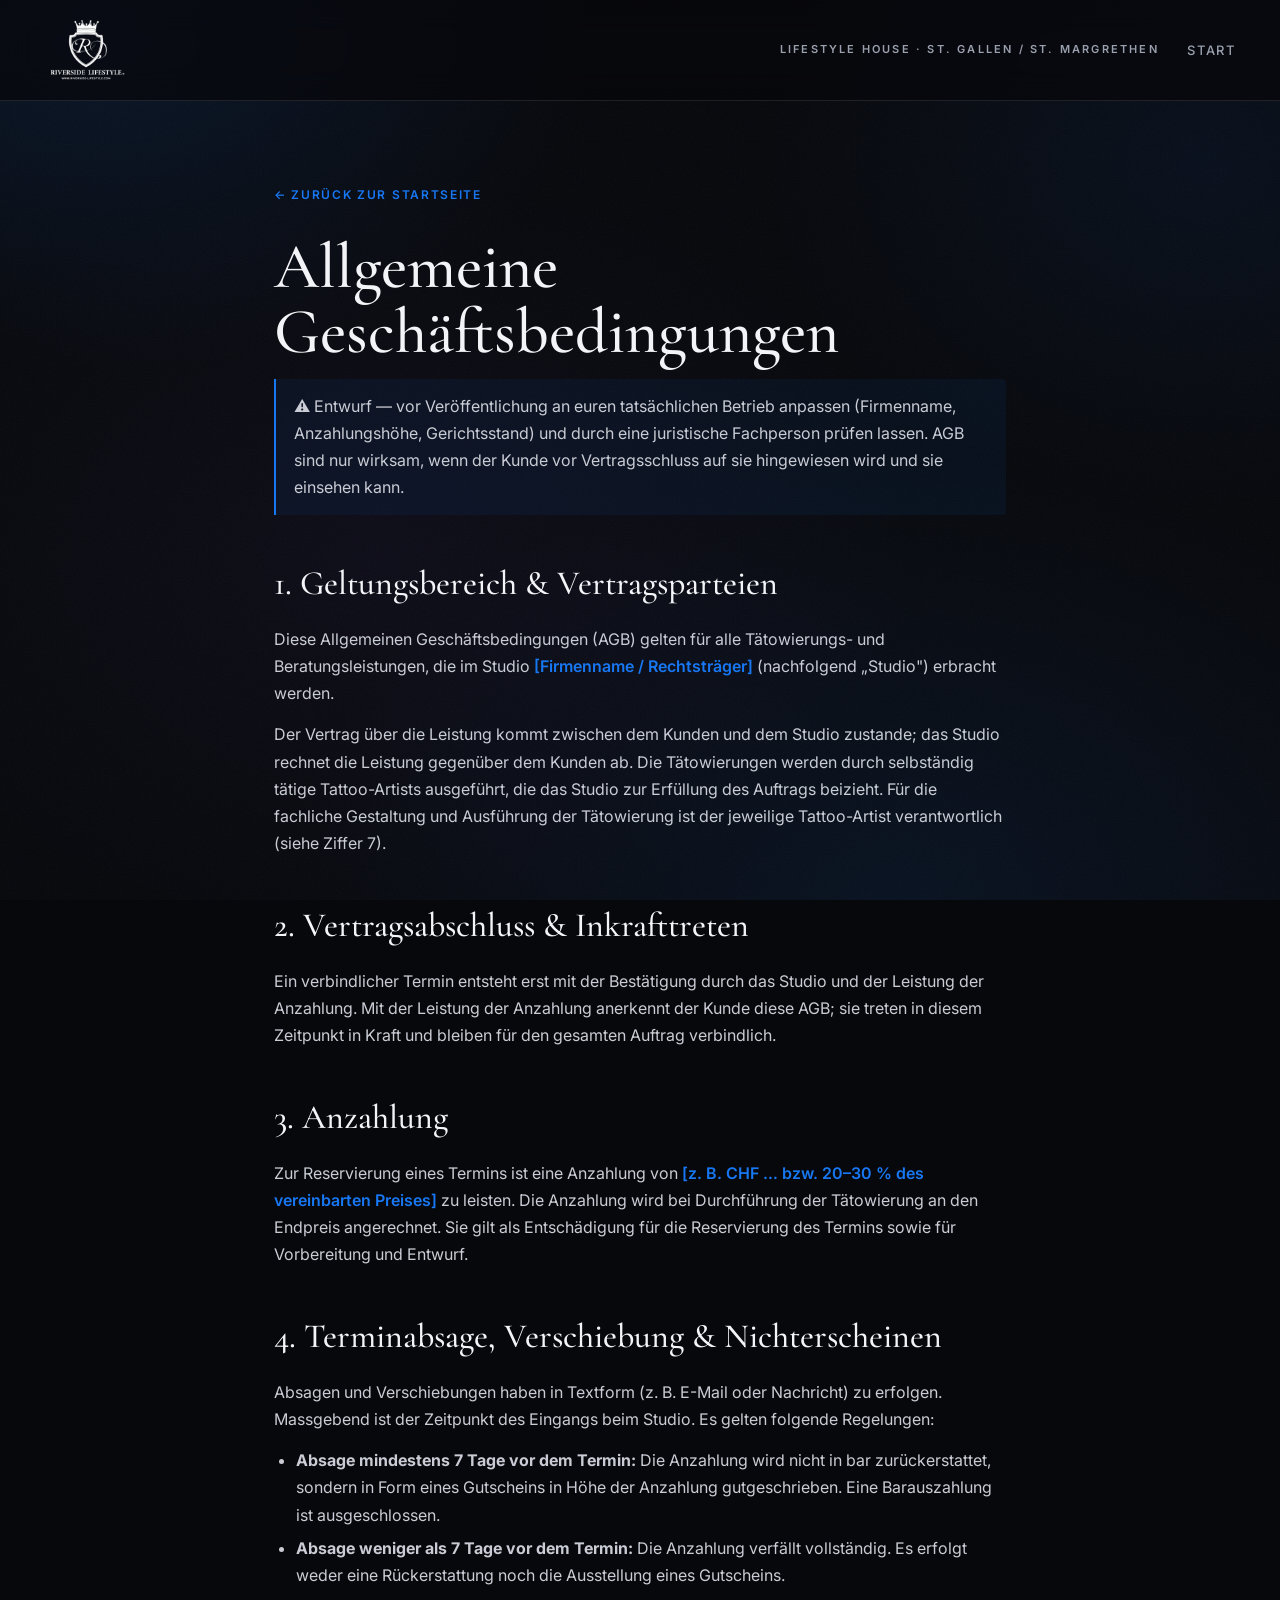
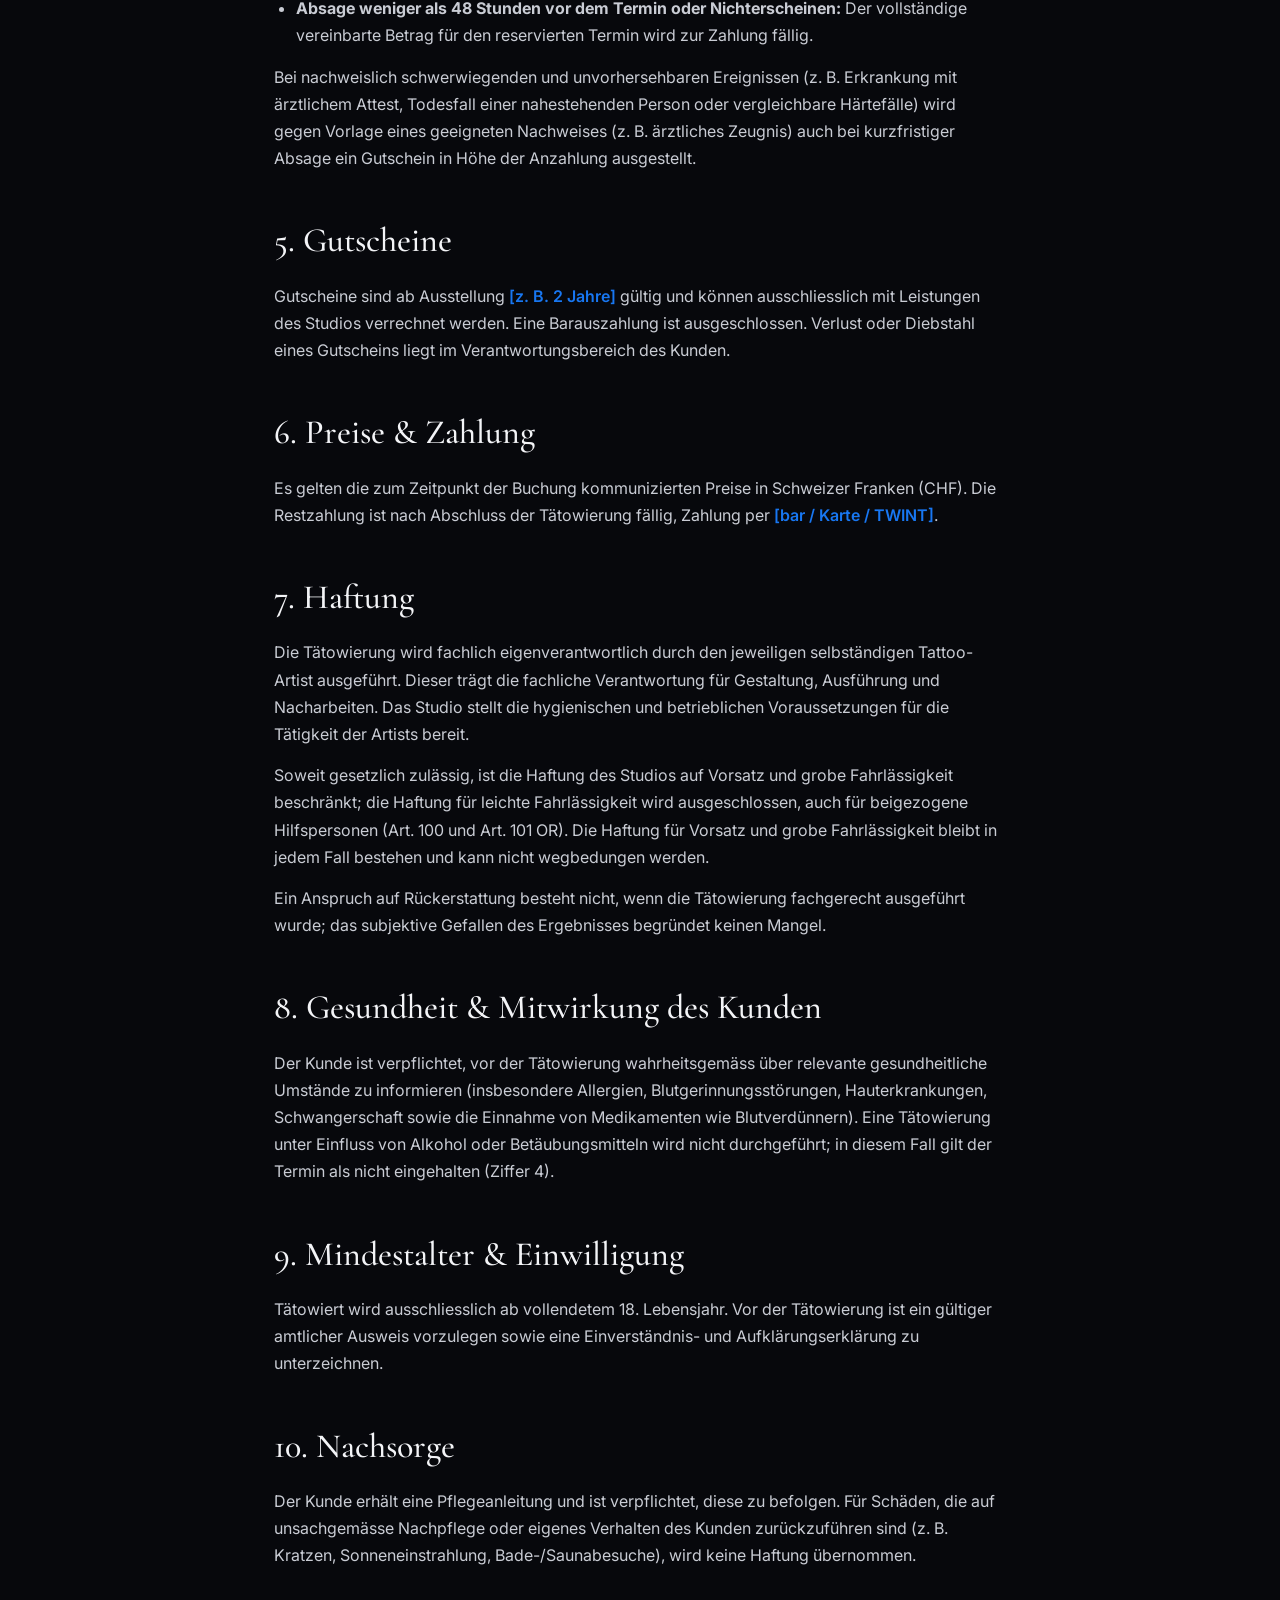
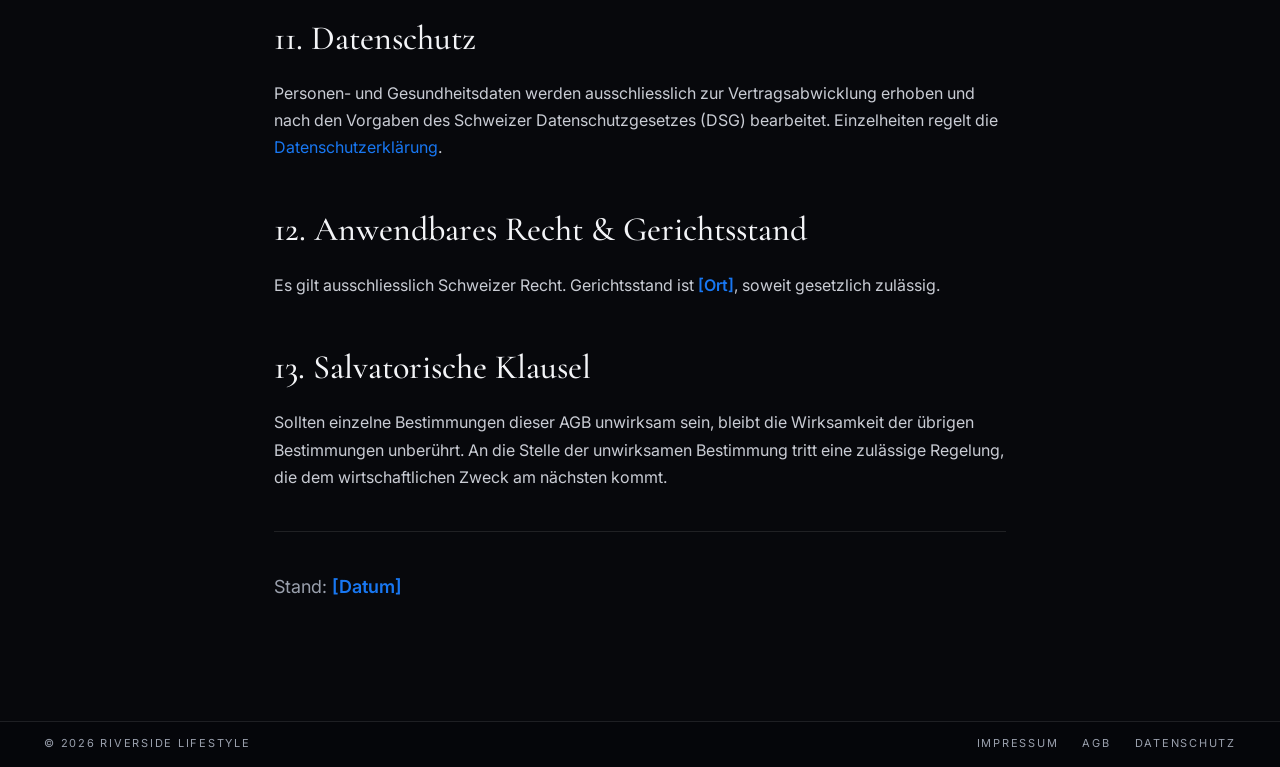
<file: agb.html>
<!DOCTYPE html>
<html lang="de-CH">
<head>
<meta charset="UTF-8">
<meta name="viewport" content="width=device-width, initial-scale=1.0">
<title>AGB — Riverside Ink</title>
<meta name="robots" content="index,follow">
<link rel="icon" href="assets/brand/favicon.png" type="image/png">
<link rel="preconnect" href="https://fonts.googleapis.com">
<link rel="preconnect" href="https://fonts.gstatic.com" crossorigin>
<link href="https://fonts.googleapis.com/css2?family=Cormorant+Garamond:ital,wght@0,400;0,500;0,600;1,500&family=Inter:wght@400;500;600&display=swap" rel="stylesheet">
<link rel="stylesheet" href="css/styles.css">
</head>
<body>

<nav class="nav">
  <div class="nav-in">
    <a class="brandmark" href="index.html"><img class="brandmark__logo" src="assets/brand/logo.png" alt="Riverside Lifestyle"></a>
    <span class="nav-meta">Lifestyle House · St. Gallen / St. Margrethen</span>
    <div class="nav-links">
      <a href="index.html">Start</a>
    </div>
  </div>
</nav>

<main class="legal-page">
  <div class="legal-wrap">
    <a class="legal-back" href="index.html">← Zurück zur Startseite</a>
    <h1>Allgemeine Geschäftsbedingungen</h1>
    <p class="legal-note">⚠ Entwurf — vor Veröffentlichung an euren tatsächlichen Betrieb anpassen (Firmenname, Anzahlungshöhe, Gerichtsstand) und durch eine juristische Fachperson prüfen lassen. AGB sind nur wirksam, wenn der Kunde vor Vertragsschluss auf sie hingewiesen wird und sie einsehen kann.</p>

    <h2>1. Geltungsbereich &amp; Vertragsparteien</h2>
    <p>Diese Allgemeinen Geschäftsbedingungen (AGB) gelten für alle Tätowierungs- und Beratungsleistungen, die im Studio <span class="todo">[Firmenname / Rechtsträger]</span> (nachfolgend „Studio") erbracht werden.</p>
    <p>Der Vertrag über die Leistung kommt zwischen dem Kunden und dem Studio zustande; das Studio rechnet die Leistung gegenüber dem Kunden ab. Die Tätowierungen werden durch selbständig tätige Tattoo-Artists ausgeführt, die das Studio zur Erfüllung des Auftrags beizieht. Für die fachliche Gestaltung und Ausführung der Tätowierung ist der jeweilige Tattoo-Artist verantwortlich (siehe Ziffer 7).</p>

    <h2>2. Vertragsabschluss &amp; Inkrafttreten</h2>
    <p>Ein verbindlicher Termin entsteht erst mit der Bestätigung durch das Studio und der Leistung der Anzahlung. Mit der Leistung der Anzahlung anerkennt der Kunde diese AGB; sie treten in diesem Zeitpunkt in Kraft und bleiben für den gesamten Auftrag verbindlich.</p>

    <h2>3. Anzahlung</h2>
    <p>Zur Reservierung eines Termins ist eine Anzahlung von <span class="todo">[z. B. CHF … bzw. 20–30 % des vereinbarten Preises]</span> zu leisten. Die Anzahlung wird bei Durchführung der Tätowierung an den Endpreis angerechnet. Sie gilt als Entschädigung für die Reservierung des Termins sowie für Vorbereitung und Entwurf.</p>

    <h2>4. Terminabsage, Verschiebung &amp; Nichterscheinen</h2>
    <p>Absagen und Verschiebungen haben in Textform (z. B. E-Mail oder Nachricht) zu erfolgen. Massgebend ist der Zeitpunkt des Eingangs beim Studio. Es gelten folgende Regelungen:</p>
    <ul>
      <li><strong>Absage mindestens 7 Tage vor dem Termin:</strong> Die Anzahlung wird nicht in bar zurückerstattet, sondern in Form eines Gutscheins in Höhe der Anzahlung gutgeschrieben. Eine Barauszahlung ist ausgeschlossen.</li>
      <li><strong>Absage weniger als 7 Tage vor dem Termin:</strong> Die Anzahlung verfällt vollständig. Es erfolgt weder eine Rückerstattung noch die Ausstellung eines Gutscheins.</li>
      <li><strong>Absage weniger als 48 Stunden vor dem Termin oder Nichterscheinen:</strong> Der vollständige vereinbarte Betrag für den reservierten Termin wird zur Zahlung fällig.</li>
    </ul>
    <p>Bei nachweislich schwerwiegenden und unvorhersehbaren Ereignissen (z. B. Erkrankung mit ärztlichem Attest, Todesfall einer nahestehenden Person oder vergleichbare Härtefälle) wird gegen Vorlage eines geeigneten Nachweises (z. B. ärztliches Zeugnis) auch bei kurzfristiger Absage ein Gutschein in Höhe der Anzahlung ausgestellt.</p>

    <h2>5. Gutscheine</h2>
    <p>Gutscheine sind ab Ausstellung <span class="todo">[z. B. 2 Jahre]</span> gültig und können ausschliesslich mit Leistungen des Studios verrechnet werden. Eine Barauszahlung ist ausgeschlossen. Verlust oder Diebstahl eines Gutscheins liegt im Verantwortungsbereich des Kunden.</p>

    <h2>6. Preise &amp; Zahlung</h2>
    <p>Es gelten die zum Zeitpunkt der Buchung kommunizierten Preise in Schweizer Franken (CHF). Die Restzahlung ist nach Abschluss der Tätowierung fällig, Zahlung per <span class="todo">[bar / Karte / TWINT]</span>.</p>

    <h2>7. Haftung</h2>
    <p>Die Tätowierung wird fachlich eigenverantwortlich durch den jeweiligen selbständigen Tattoo-Artist ausgeführt. Dieser trägt die fachliche Verantwortung für Gestaltung, Ausführung und Nacharbeiten. Das Studio stellt die hygienischen und betrieblichen Voraussetzungen für die Tätigkeit der Artists bereit.</p>
    <p>Soweit gesetzlich zulässig, ist die Haftung des Studios auf Vorsatz und grobe Fahrlässigkeit beschränkt; die Haftung für leichte Fahrlässigkeit wird ausgeschlossen, auch für beigezogene Hilfspersonen (Art. 100 und Art. 101 OR). Die Haftung für Vorsatz und grobe Fahrlässigkeit bleibt in jedem Fall bestehen und kann nicht wegbedungen werden.</p>
    <p>Ein Anspruch auf Rückerstattung besteht nicht, wenn die Tätowierung fachgerecht ausgeführt wurde; das subjektive Gefallen des Ergebnisses begründet keinen Mangel.</p>

    <h2>8. Gesundheit &amp; Mitwirkung des Kunden</h2>
    <p>Der Kunde ist verpflichtet, vor der Tätowierung wahrheitsgemäss über relevante gesundheitliche Umstände zu informieren (insbesondere Allergien, Blutgerinnungsstörungen, Hauterkrankungen, Schwangerschaft sowie die Einnahme von Medikamenten wie Blutverdünnern). Eine Tätowierung unter Einfluss von Alkohol oder Betäubungsmitteln wird nicht durchgeführt; in diesem Fall gilt der Termin als nicht eingehalten (Ziffer 4).</p>

    <h2>9. Mindestalter &amp; Einwilligung</h2>
    <p>Tätowiert wird ausschliesslich ab vollendetem 18. Lebensjahr. Vor der Tätowierung ist ein gültiger amtlicher Ausweis vorzulegen sowie eine Einverständnis- und Aufklärungserklärung zu unterzeichnen.</p>

    <h2>10. Nachsorge</h2>
    <p>Der Kunde erhält eine Pflegeanleitung und ist verpflichtet, diese zu befolgen. Für Schäden, die auf unsachgemässe Nachpflege oder eigenes Verhalten des Kunden zurückzuführen sind (z. B. Kratzen, Sonneneinstrahlung, Bade-/Saunabesuche), wird keine Haftung übernommen.</p>

    <h2>11. Datenschutz</h2>
    <p>Personen- und Gesundheitsdaten werden ausschliesslich zur Vertragsabwicklung erhoben und nach den Vorgaben des Schweizer Datenschutzgesetzes (DSG) bearbeitet. Einzelheiten regelt die <a href="datenschutz.html">Datenschutzerklärung</a>.</p>

    <h2>12. Anwendbares Recht &amp; Gerichtsstand</h2>
    <p>Es gilt ausschliesslich Schweizer Recht. Gerichtsstand ist <span class="todo">[Ort]</span>, soweit gesetzlich zulässig.</p>

    <h2>13. Salvatorische Klausel</h2>
    <p>Sollten einzelne Bestimmungen dieser AGB unwirksam sein, bleibt die Wirksamkeit der übrigen Bestimmungen unberührt. An die Stelle der unwirksamen Bestimmung tritt eine zulässige Regelung, die dem wirtschaftlichen Zweck am nächsten kommt.</p>

    <div class="divider"></div>
    <p class="lead">Stand: <span class="todo">[Datum]</span></p>
  </div>
</main>

<footer class="legal-bar">
  <div class="legal-in">
    <span>© 2026 Riverside Lifestyle</span>
    <nav class="legal-links">
      <a href="impressum.html">Impressum</a>
      <a href="agb.html">AGB</a>
      <a href="datenschutz.html">Datenschutz</a>
    </nav>
  </div>
</footer>
</body>
</html>
</file>
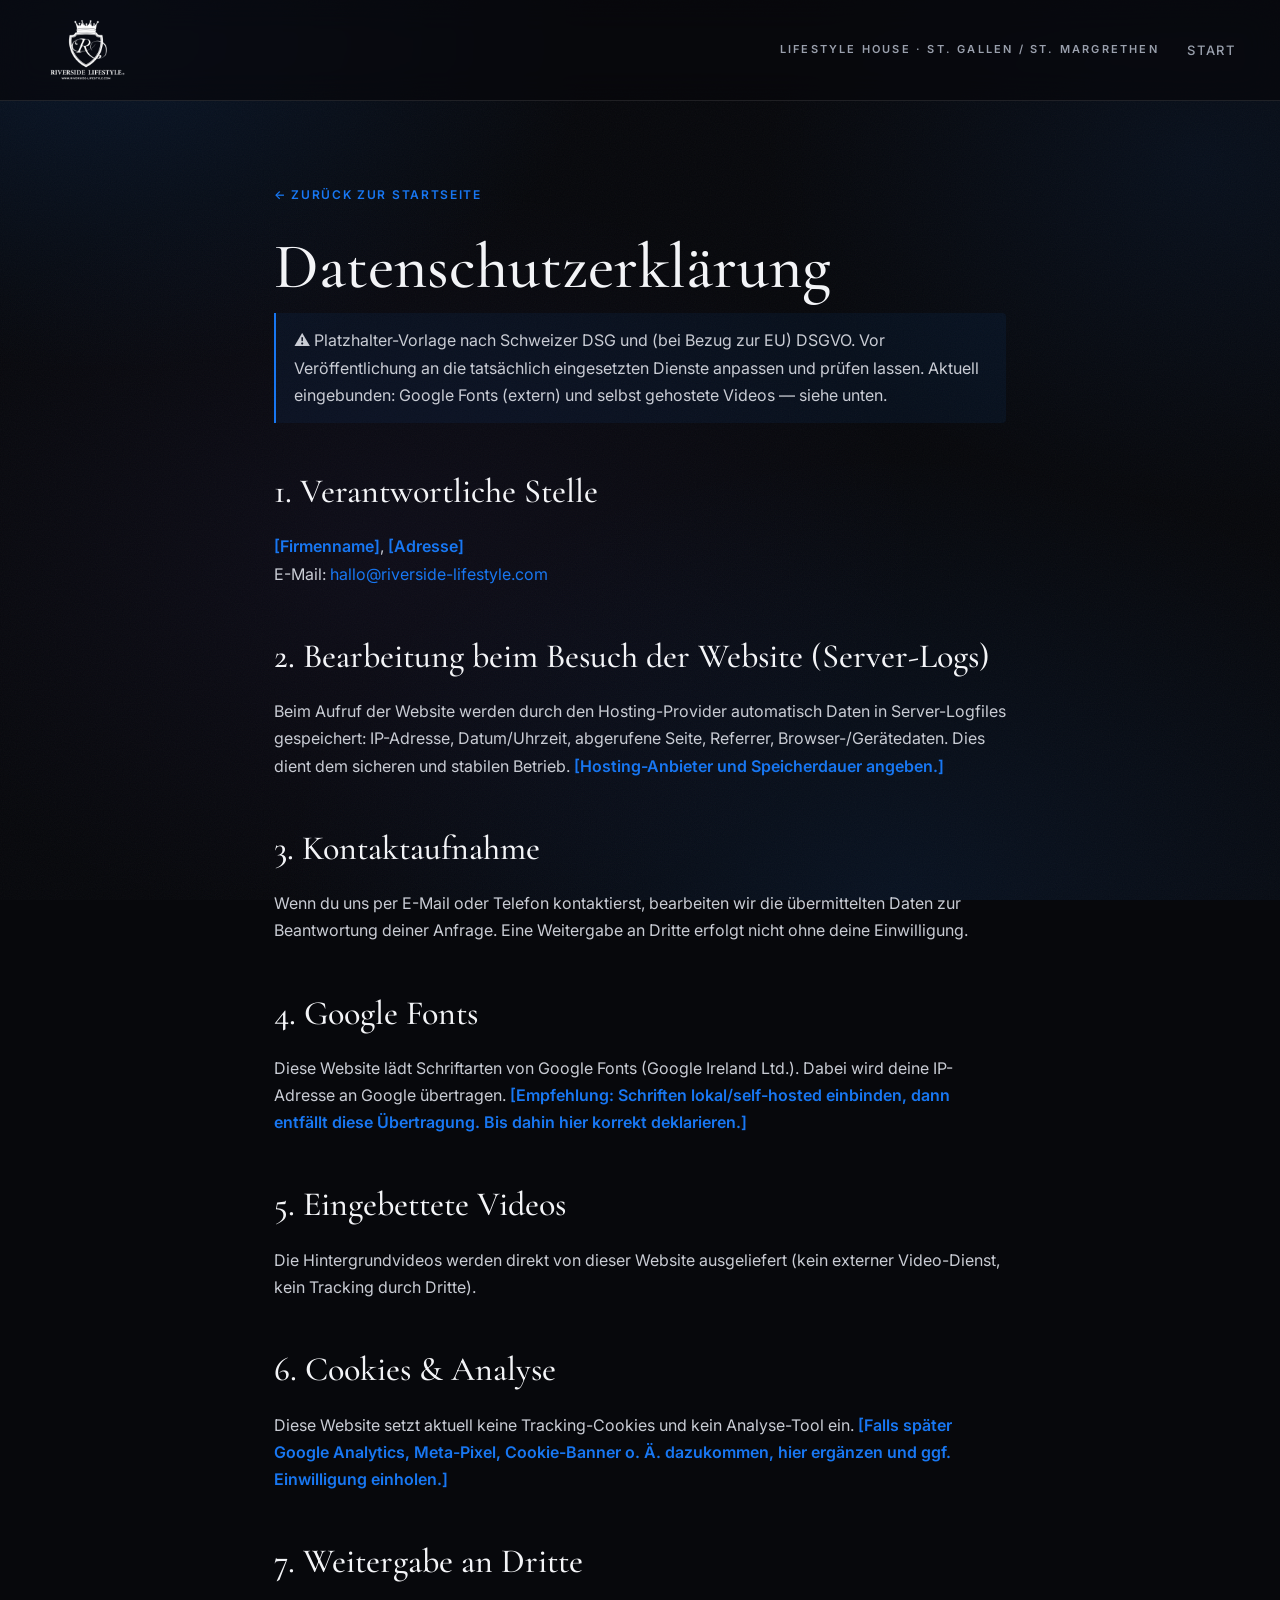
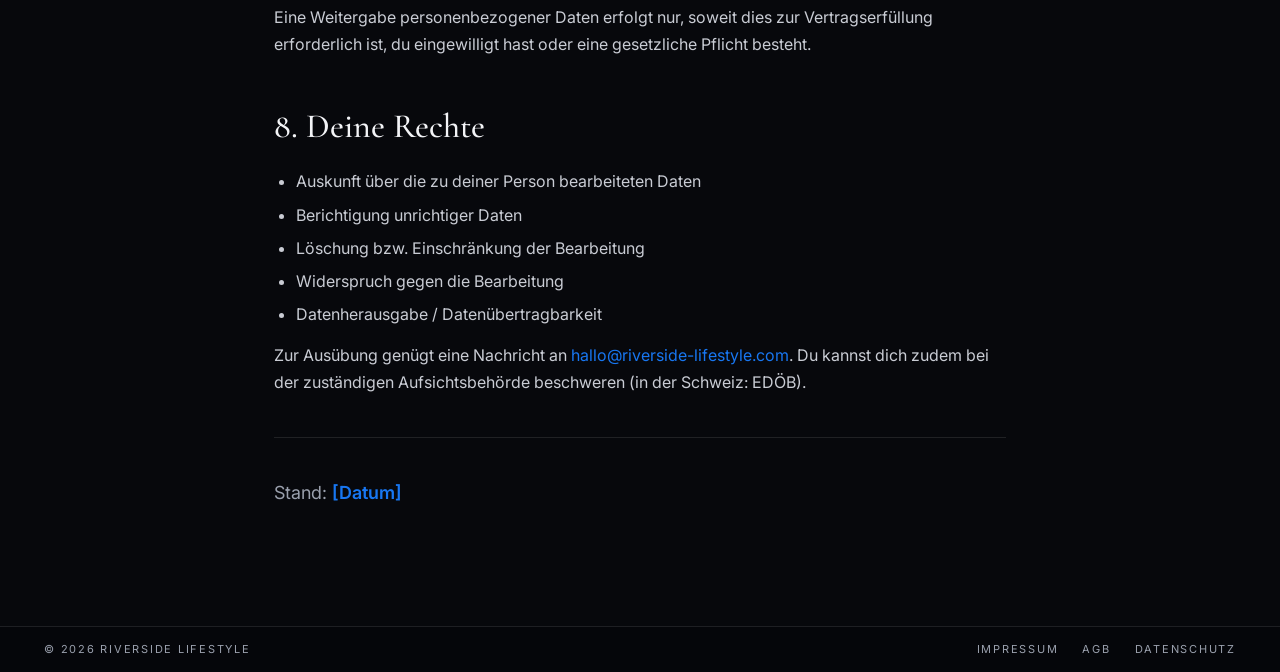
<file: datenschutz.html>
<!DOCTYPE html>
<html lang="de">
<head>
<meta charset="UTF-8">
<meta name="viewport" content="width=device-width, initial-scale=1.0">
<title>Datenschutz — Riverside Lifestyle</title>
<meta name="robots" content="index,follow">
<link rel="icon" href="assets/brand/favicon.png" type="image/png">
<link rel="preconnect" href="https://fonts.googleapis.com">
<link rel="preconnect" href="https://fonts.gstatic.com" crossorigin>
<link href="https://fonts.googleapis.com/css2?family=Cormorant+Garamond:ital,wght@0,400;0,500;0,600;1,500&family=Inter:wght@400;500;600&display=swap" rel="stylesheet">
<link rel="stylesheet" href="css/styles.css">
</head>
<body>

<nav class="nav">
  <div class="nav-in">
    <a class="brandmark" href="index.html"><img class="brandmark__logo" src="assets/brand/logo.png" alt="Riverside Lifestyle"></a>
    <span class="nav-meta">Lifestyle House · St. Gallen / St. Margrethen</span>
    <div class="nav-links">
      <a href="index.html">Start</a>
    </div>
  </div>
</nav>

<main class="legal-page">
  <div class="legal-wrap">
    <a class="legal-back" href="index.html">← Zurück zur Startseite</a>
    <h1>Datenschutz&shy;erklärung</h1>
    <p class="legal-note">⚠ Platzhalter-Vorlage nach Schweizer DSG und (bei Bezug zur EU) DSGVO. Vor Veröffentlichung an die tatsächlich eingesetzten Dienste anpassen und prüfen lassen. Aktuell eingebunden: Google Fonts (extern) und selbst gehostete Videos — siehe unten.</p>

    <h2>1. Verantwortliche Stelle</h2>
    <p>
      <span class="todo">[Firmenname]</span>, <span class="todo">[Adresse]</span><br>
      E-Mail: <a href="mailto:hallo@riverside-lifestyle.com">hallo@riverside-lifestyle.com</a>
    </p>

    <h2>2. Bearbeitung beim Besuch der Website (Server-Logs)</h2>
    <p>Beim Aufruf der Website werden durch den Hosting-Provider automatisch Daten in Server-Logfiles gespeichert: IP-Adresse, Datum/Uhrzeit, abgerufene Seite, Referrer, Browser-/Gerätedaten. Dies dient dem sicheren und stabilen Betrieb. <span class="todo">[Hosting-Anbieter und Speicherdauer angeben.]</span></p>

    <h2>3. Kontaktaufnahme</h2>
    <p>Wenn du uns per E-Mail oder Telefon kontaktierst, bearbeiten wir die übermittelten Daten zur Beantwortung deiner Anfrage. Eine Weitergabe an Dritte erfolgt nicht ohne deine Einwilligung.</p>

    <h2>4. Google Fonts</h2>
    <p>Diese Website lädt Schriftarten von Google Fonts (Google Ireland Ltd.). Dabei wird deine IP-Adresse an Google übertragen. <span class="todo">[Empfehlung: Schriften lokal/self-hosted einbinden, dann entfällt diese Übertragung. Bis dahin hier korrekt deklarieren.]</span></p>

    <h2>5. Eingebettete Videos</h2>
    <p>Die Hintergrundvideos werden direkt von dieser Website ausgeliefert (kein externer Video-Dienst, kein Tracking durch Dritte).</p>

    <h2>6. Cookies &amp; Analyse</h2>
    <p>Diese Website setzt aktuell keine Tracking-Cookies und kein Analyse-Tool ein. <span class="todo">[Falls später Google Analytics, Meta-Pixel, Cookie-Banner o. Ä. dazukommen, hier ergänzen und ggf. Einwilligung einholen.]</span></p>

    <h2>7. Weitergabe an Dritte</h2>
    <p>Eine Weitergabe personenbezogener Daten erfolgt nur, soweit dies zur Vertragserfüllung erforderlich ist, du eingewilligt hast oder eine gesetzliche Pflicht besteht.</p>

    <h2>8. Deine Rechte</h2>
    <ul>
      <li>Auskunft über die zu deiner Person bearbeiteten Daten</li>
      <li>Berichtigung unrichtiger Daten</li>
      <li>Löschung bzw. Einschränkung der Bearbeitung</li>
      <li>Widerspruch gegen die Bearbeitung</li>
      <li>Datenherausgabe / Datenübertragbarkeit</li>
    </ul>
    <p>Zur Ausübung genügt eine Nachricht an <a href="mailto:hallo@riverside-lifestyle.com">hallo@riverside-lifestyle.com</a>. Du kannst dich zudem bei der zuständigen Aufsichtsbehörde beschweren (in der Schweiz: EDÖB).</p>

    <div class="divider"></div>
    <p class="lead">Stand: <span class="todo">[Datum]</span></p>
  </div>
</main>

<footer class="legal-bar">
  <div class="legal-in">
    <span>© 2026 Riverside Lifestyle</span>
    <nav class="legal-links">
      <a href="impressum.html">Impressum</a>
      <a href="agb.html">AGB</a>
      <a href="datenschutz.html">Datenschutz</a>
    </nav>
  </div>
</footer>
</body>
</html>
</file>
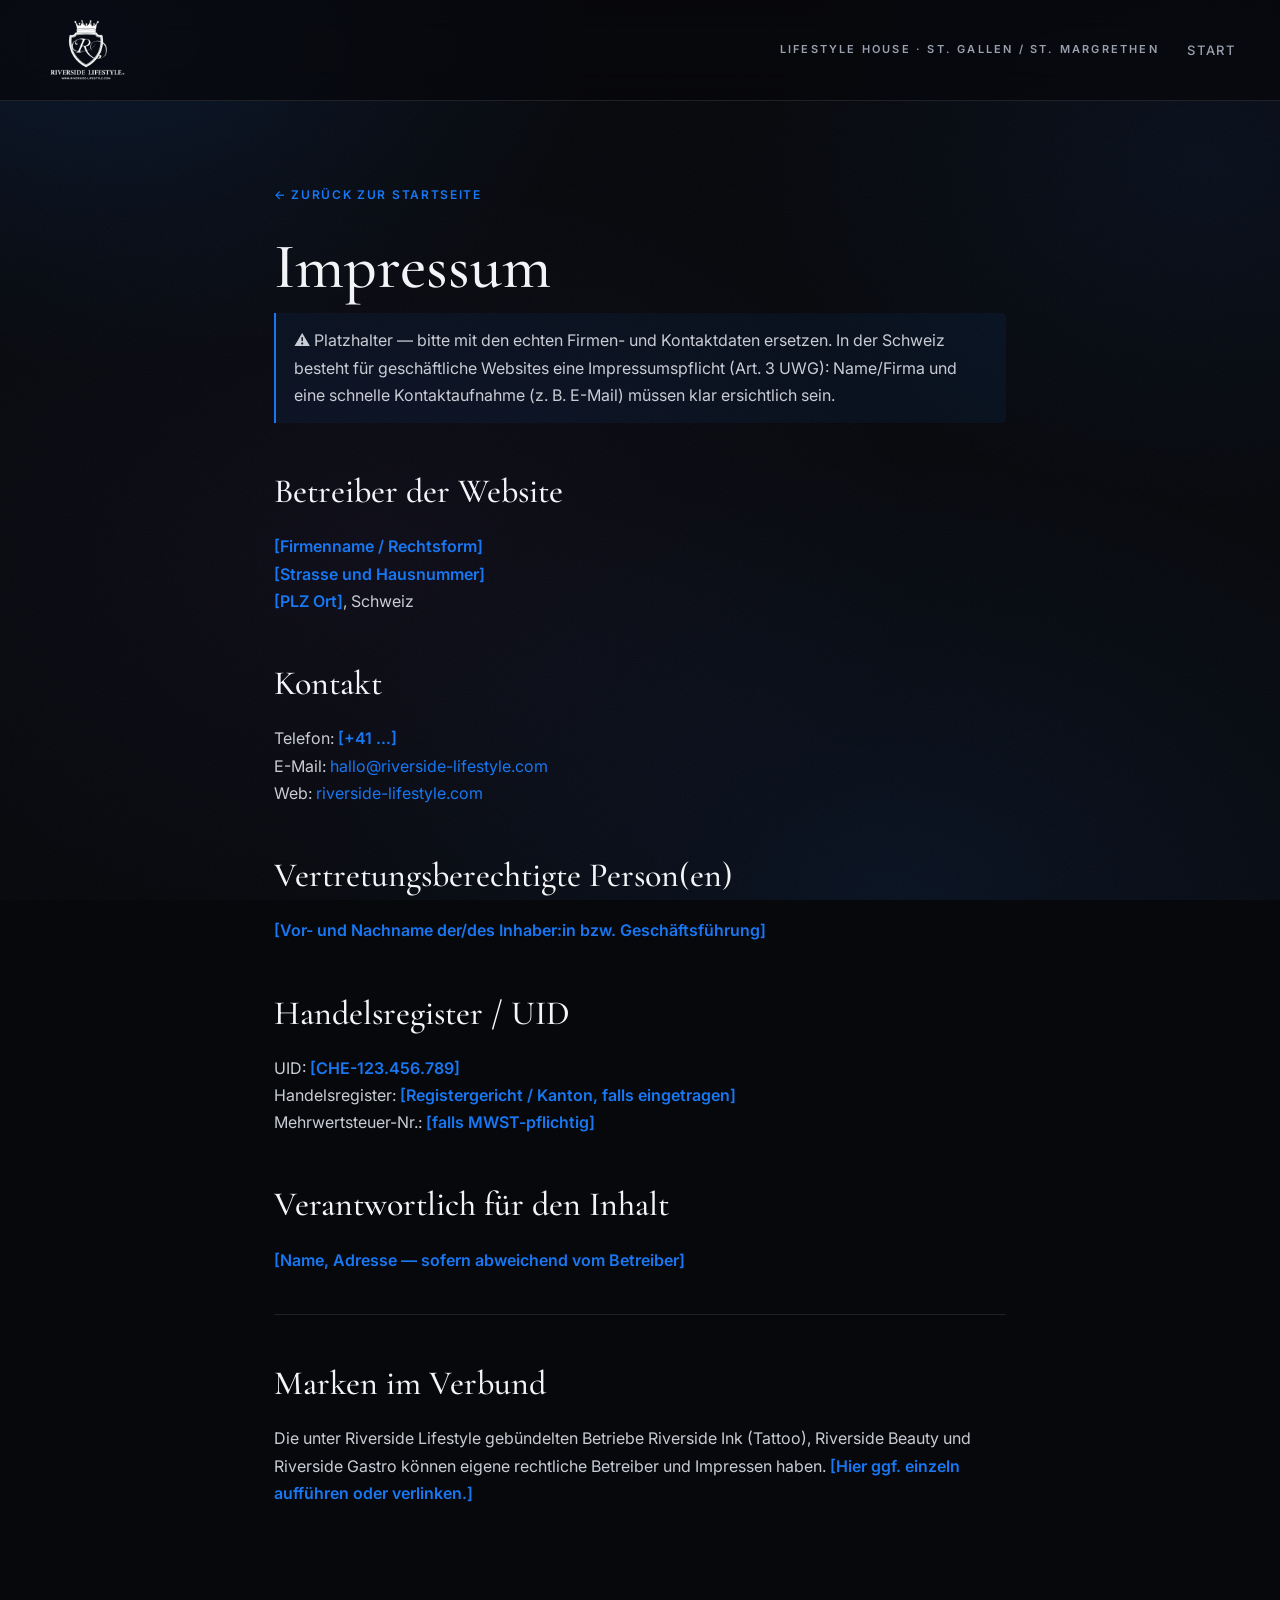
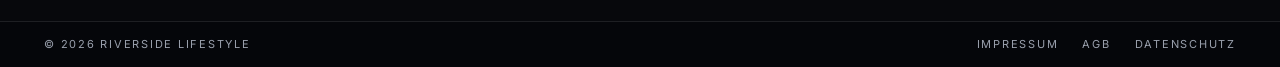
<file: impressum.html>
<!DOCTYPE html>
<html lang="de">
<head>
<meta charset="UTF-8">
<meta name="viewport" content="width=device-width, initial-scale=1.0">
<title>Impressum — Riverside Lifestyle</title>
<meta name="robots" content="index,follow">
<link rel="icon" href="assets/brand/favicon.png" type="image/png">
<link rel="preconnect" href="https://fonts.googleapis.com">
<link rel="preconnect" href="https://fonts.gstatic.com" crossorigin>
<link href="https://fonts.googleapis.com/css2?family=Cormorant+Garamond:ital,wght@0,400;0,500;0,600;1,500&family=Inter:wght@400;500;600&display=swap" rel="stylesheet">
<link rel="stylesheet" href="css/styles.css">
</head>
<body>

<nav class="nav">
  <div class="nav-in">
    <a class="brandmark" href="index.html"><img class="brandmark__logo" src="assets/brand/logo.png" alt="Riverside Lifestyle"></a>
    <span class="nav-meta">Lifestyle House · St. Gallen / St. Margrethen</span>
    <div class="nav-links">
      <a href="index.html">Start</a>
    </div>
  </div>
</nav>

<main class="legal-page">
  <div class="legal-wrap">
    <a class="legal-back" href="index.html">← Zurück zur Startseite</a>
    <h1>Impressum</h1>
    <p class="legal-note">⚠ Platzhalter — bitte mit den echten Firmen- und Kontaktdaten ersetzen. In der Schweiz besteht für geschäftliche Websites eine Impressumspflicht (Art. 3 UWG): Name/Firma und eine schnelle Kontaktaufnahme (z. B. E-Mail) müssen klar ersichtlich sein.</p>

    <h2>Betreiber der Website</h2>
    <p>
      <span class="todo">[Firmenname / Rechtsform]</span><br>
      <span class="todo">[Strasse und Hausnummer]</span><br>
      <span class="todo">[PLZ Ort]</span>, Schweiz
    </p>

    <h2>Kontakt</h2>
    <p>
      Telefon: <span class="todo">[+41 …]</span><br>
      E-Mail: <a href="mailto:hallo@riverside-lifestyle.com">hallo@riverside-lifestyle.com</a><br>
      Web: <a href="https://riverside-lifestyle.com">riverside-lifestyle.com</a>
    </p>

    <h2>Vertretungsberechtigte Person(en)</h2>
    <p><span class="todo">[Vor- und Nachname der/des Inhaber:in bzw. Geschäftsführung]</span></p>

    <h2>Handelsregister / UID</h2>
    <p>
      UID: <span class="todo">[CHE-123.456.789]</span><br>
      Handelsregister: <span class="todo">[Registergericht / Kanton, falls eingetragen]</span><br>
      Mehrwertsteuer-Nr.: <span class="todo">[falls MWST-pflichtig]</span>
    </p>

    <h2>Verantwortlich für den Inhalt</h2>
    <p><span class="todo">[Name, Adresse — sofern abweichend vom Betreiber]</span></p>

    <div class="divider"></div>
    <h2>Marken im Verbund</h2>
    <p>Die unter Riverside Lifestyle gebündelten Betriebe Riverside Ink (Tattoo), Riverside Beauty und Riverside Gastro können eigene rechtliche Betreiber und Impressen haben. <span class="todo">[Hier ggf. einzeln aufführen oder verlinken.]</span></p>
  </div>
</main>

<footer class="legal-bar">
  <div class="legal-in">
    <span>© 2026 Riverside Lifestyle</span>
    <nav class="legal-links">
      <a href="impressum.html">Impressum</a>
      <a href="agb.html">AGB</a>
      <a href="datenschutz.html">Datenschutz</a>
    </nav>
  </div>
</footer>
</body>
</html>
</file>
<file: css/styles.css>
/* ============================================================
   Riverside Lifestyle — Hub Landing
   Light / Schwarz-Weiß-Blau · Cormorant Garamond + Inter
   ============================================================ */
:root{
  --bg:#07080c;
  --bg-soft:#0d1018;
  --ink:#f3f4f7;
  --muted:#9aa0ad;
  --red:#1877f2;
  --navy:#0a1426;
  --line:rgba(255,255,255,.10);
  --line-strong:rgba(255,255,255,.18);
  --serif:'Cormorant Garamond',Georgia,serif;
  --sans:'Inter',system-ui,-apple-system,sans-serif;
  --ease:cubic-bezier(.22,.61,.36,1);
  --nav-h:100px;
  --legal-h:46px;
  --orbit-r:39px;
  --cycle:10s;
}
*{margin:0;padding:0;box-sizing:border-box}
html{scroll-behavior:smooth;scroll-padding-top:var(--nav-h)}
body{background-color:var(--bg);color:var(--ink);font-family:var(--sans);font-size:17px;line-height:1.6;-webkit-font-smoothing:antialiased;overflow-x:hidden;
  background-image:
    radial-gradient(820px 560px at 8% 4%, rgba(24,119,242,.12), transparent 60%),
    radial-gradient(760px 600px at 94% 18%, rgba(24,119,242,.07), transparent 58%),
    radial-gradient(900px 640px at 30% 62%, rgba(120,90,220,.06), transparent 60%),
    radial-gradient(1000px 720px at 70% 100%, rgba(24,119,242,.09), transparent 62%);
  background-attachment:fixed;background-repeat:no-repeat}
/* feine Körnung über der ganzen Seite, damit der Hintergrund nicht flach wirkt */
body::before{content:"";position:fixed;inset:0;z-index:-1;pointer-events:none;opacity:.04;
  background-image:url("data:image/svg+xml,%3Csvg xmlns='http://www.w3.org/2000/svg' width='160' height='160'%3E%3Cfilter id='n'%3E%3CfeTurbulence type='fractalNoise' baseFrequency='0.85' numOctaves='2'/%3E%3C/filter%3E%3Crect width='100%25' height='100%25' filter='url(%23n)'/%3E%3C/svg%3E")}
a{color:inherit;text-decoration:none}
.wrap{max-width:1280px;margin:0 auto;padding:0 44px}
.kicker{font-size:12px;font-weight:600;letter-spacing:.22em;text-transform:uppercase;color:var(--red);display:inline-block}
.muted{color:var(--muted)}

/* reveal */
[data-reveal]{opacity:0;transform:translateY(22px);transition:opacity .6s var(--ease),transform .6s var(--ease)}
[data-reveal].in{opacity:1;transform:none}
[data-delay="1"]{transition-delay:.07s}
[data-delay="2"]{transition-delay:.14s}
[data-delay="3"]{transition-delay:.21s}
[data-delay="4"]{transition-delay:.28s}

/* buttons */
.btn{display:inline-flex;align-items:center;gap:9px;padding:15px 28px;font-size:13px;font-weight:600;letter-spacing:.12em;text-transform:uppercase;border-radius:2px;transition:.18s var(--ease)}
.btn-primary{background:var(--red);color:#fff}
.btn-primary:hover{background:#3b8cf5;transform:translateY(-2px);box-shadow:0 16px 44px rgba(24,119,242,.4)}

/* ===================== NAV ===================== */
.nav{position:fixed;top:0;left:0;right:0;z-index:60;background:rgba(7,8,12,.72);backdrop-filter:blur(16px);border-bottom:1px solid var(--line)}
.nav-in{display:flex;align-items:center;gap:28px;height:var(--nav-h);max-width:1280px;margin:0 auto;padding:0 44px}
.brandmark{position:relative;display:inline-flex;align-items:center;font-family:var(--serif);font-size:26px;font-weight:600;letter-spacing:.02em;margin-right:auto}
.brandmark__logo{position:relative;z-index:3;height:84px;width:auto;display:block}
.nav-meta{font-size:11px;font-weight:600;letter-spacing:.2em;text-transform:uppercase;color:var(--muted)}

/* globe orbiting the logo: behind the crest up top, in front down low */
.globe{position:absolute;left:50%;top:50%;width:8px;height:8px;margin:-4px 0 0 -4px;
  border-radius:50%;overflow:hidden;
  background-color:#0a1426;
  background-image:url("../assets/world-globe.svg");
  background-size:auto 100%;background-repeat:repeat-x;background-position:0 center;
  box-shadow:inset 0 0 0 .5px var(--line-strong),0 0 6px rgba(24,119,242,.55);
  animation:logo-orbit 9s linear infinite,globe-surf 6s linear infinite}
.globe::after{content:"";position:absolute;inset:0;border-radius:50%;pointer-events:none;
  background:radial-gradient(circle at 32% 28%,rgba(255,255,255,.34),rgba(255,255,255,0) 46%),
             radial-gradient(circle at 70% 78%,rgba(0,0,0,.6),rgba(0,0,0,0) 58%)}
@keyframes globe-surf{to{background-position:-16px center}}
@keyframes logo-orbit{
  0%   {transform:rotate(0deg) translate(0,calc(-1*var(--orbit-r))) rotate(0deg);z-index:0}
  25%  {transform:rotate(90deg) translate(0,calc(-1*var(--orbit-r))) rotate(-90deg);z-index:0}
  25.01%{z-index:6}
  50%  {transform:rotate(180deg) translate(0,calc(-1*var(--orbit-r))) rotate(-180deg);z-index:6}
  75%  {transform:rotate(270deg) translate(0,calc(-1*var(--orbit-r))) rotate(-270deg);z-index:6}
  75.01%{z-index:0}
  100% {transform:rotate(360deg) translate(0,calc(-1*var(--orbit-r))) rotate(-360deg);z-index:0}
}
.nav-links{display:flex;gap:30px;font-size:13px;font-weight:500;letter-spacing:.14em;text-transform:uppercase}
.nav-links a{position:relative;padding:4px 0;color:var(--muted);transition:color .2s}
.nav-links a::after{content:"";position:absolute;left:0;bottom:0;height:1.5px;width:100%;background:var(--red);transform:scaleX(0);transform-origin:left;transition:transform .2s var(--ease)}
.nav-links a:hover{color:var(--ink)}
.nav-links a:hover::after{transform:scaleX(1)}

/* ===================== HERO SPLIT ===================== */
.hero{position:relative;margin-top:var(--nav-h);height:calc(100vh - var(--nav-h) - var(--legal-h));min-height:520px;overflow:hidden}
.hero-overlay{position:absolute;top:0;left:0;right:0;z-index:12;pointer-events:none;padding:30px 44px 96px;background:linear-gradient(180deg,rgba(7,8,12,.9) 0%,rgba(7,8,12,.5) 48%,transparent 100%)}
.hero-overlay .kicker{margin-bottom:10px}
.hero-overlay h1{font-family:var(--serif);font-weight:500;font-size:clamp(30px,4vw,60px);line-height:1.02;letter-spacing:-.01em;max-width:920px}
.hero-overlay h1 em{font-style:italic;color:var(--red)}

.panels{position:absolute;inset:0;display:flex;width:100%;height:100%}
/* feine Filmkörnung über allen Panels */
.panels::after{content:"";position:absolute;inset:0;z-index:6;pointer-events:none;opacity:.07;mix-blend-mode:overlay;background-image:url("data:image/svg+xml,%3Csvg xmlns='http://www.w3.org/2000/svg' width='160' height='160'%3E%3Cfilter id='n'%3E%3CfeTurbulence type='fractalNoise' baseFrequency='0.9' numOctaves='2'/%3E%3C/filter%3E%3Crect width='100%25' height='100%25' filter='url(%23n)'/%3E%3C/svg%3E")}

.panel{flex:1;position:relative;overflow:hidden;border-right:1px solid var(--line);display:flex;align-items:flex-end;padding:44px 38px;color:#fff;transition:flex .8s var(--ease)}
.panel:last-child{border-right:none}
.panel.is-active{flex:2.6}
/* nicht spielende Panels: nur leichtes 10%-Schwarz-Overlay, damit ihr Video sichtbar bleibt */
.panel-media::after{content:"";position:absolute;inset:0;z-index:1;background:#000;opacity:.1;transition:opacity .6s ease;pointer-events:none}
.panel.is-active .panel-media::after{opacity:0}

/* Video-Layer + animierter Gradient-Fallback */
.panel-media,.brand-media{position:absolute;inset:0;z-index:0;overflow:hidden}
.panel-media{background:linear-gradient(135deg,#1b2433,#0a1426)}
.panel-media video,.brand-media video{position:absolute;inset:0;width:100%;height:100%;object-fit:cover;transform:scale(1.06);transition:transform 7s ease}
.panel.is-active .panel-media video{transform:scale(1.15)}

.panel::after{content:"";position:absolute;inset:0;z-index:1;background:linear-gradient(180deg,rgba(7,8,12,.12) 0%,rgba(7,8,12,.34) 45%,rgba(7,8,12,.9) 100%);transition:background .5s}
.panel.is-active::after{background:linear-gradient(180deg,rgba(7,8,12,.04) 0%,rgba(7,8,12,.18) 50%,rgba(7,8,12,.82) 100%)}

.panel-num{display:block;font-family:var(--serif);font-size:17px;font-weight:500;letter-spacing:.04em;color:var(--red);opacity:.8;margin-bottom:8px}
.panel.is-active .panel-num{opacity:1}

.panel-body{position:relative;z-index:3;width:100%}
.panel h2{font-family:var(--serif);font-size:clamp(28px,2.8vw,52px);font-weight:500;line-height:1;transition:font-size .55s var(--ease)}
.panel.is-active h2{font-size:clamp(40px,4.6vw,78px)}
.panel-sub{font-size:12.5px;letter-spacing:.18em;text-transform:uppercase;opacity:.85;margin-top:10px}
.panel-more{display:inline-flex;align-items:center;gap:9px;max-height:0;overflow:hidden;opacity:0;transform:translateY(10px);font-size:12px;font-weight:600;letter-spacing:.14em;text-transform:uppercase;color:#fff;transition:.45s var(--ease)}
.panel.is-active .panel-more{max-height:42px;margin-top:20px;opacity:1;transform:none}

/* Fortschrittsbalken des Auto-Wechsels */
.panel-progress{position:absolute;left:0;bottom:0;height:3px;width:100%;z-index:5;background:rgba(255,255,255,.1);opacity:0;transition:opacity .4s}
.panel.is-active .panel-progress{opacity:1}
.panel-progress span{display:block;height:100%;width:0;background:var(--red)}
.panel.is-active .panel-progress span{width:100%;transition:width var(--cycle) linear}
.panels.is-paused .panel.is-active .panel-progress span{transition:none;width:30%}

.scroll-cue{display:flex;flex-direction:column;align-items:center;gap:10px;padding:18px 0;font-size:11px;letter-spacing:.2em;text-transform:uppercase;color:var(--muted)}
.scroll-cue .bar{width:1px;height:38px;background:linear-gradient(var(--red),transparent)}

/* ===================== INTRO ===================== */
.intro{padding:120px 0;border-bottom:1px solid var(--line)}
.intro-grid{display:grid;grid-template-columns:1fr 1.4fr;gap:56px;align-items:start}
.intro-grid .kicker{grid-column:1}
.intro-h{font-family:var(--serif);font-weight:500;font-size:clamp(30px,3.4vw,46px);line-height:1.12;grid-column:2;grid-row:1}
.intro-p{grid-column:2;color:var(--muted);font-size:18px;max-width:620px}
.intro-p strong{color:var(--ink);font-weight:600}

/* ===================== BRAND SECTIONS ===================== */
.brand{padding:110px 0}
.brand--alt{background:var(--bg-soft)}
.brand-grid{display:grid;grid-template-columns:1.05fr 1fr;gap:64px;align-items:center}
.brand-media{position:relative;border-radius:8px;overflow:hidden;aspect-ratio:4/5;background:linear-gradient(135deg,#1b2433,#0a1426)}
.brand-media video{border-radius:8px}
.brand-media::after{content:"";position:absolute;inset:0;background:linear-gradient(180deg,rgba(10,20,38,0) 55%,rgba(10,20,38,.45));z-index:1}
.brand-badge{position:absolute;left:18px;bottom:16px;z-index:2;font-size:11px;font-weight:600;letter-spacing:.18em;text-transform:uppercase;color:#fff;background:rgba(10,20,38,.45);backdrop-filter:blur(6px);padding:7px 12px;border-radius:2px}
.brand-text h2{font-family:var(--serif);font-weight:500;font-size:clamp(32px,3.8vw,52px);line-height:1.04;margin:14px 0 18px}
.brand-text p{color:var(--muted);font-size:18px;max-width:480px}
.facts{list-style:none;margin:30px 0;border-top:1px solid var(--line)}
.facts li{display:grid;grid-template-columns:120px 1fr;gap:16px;padding:15px 0;border-bottom:1px solid var(--line);font-size:15px}
.facts li span{font-size:11px;font-weight:600;letter-spacing:.16em;text-transform:uppercase;color:var(--muted);padding-top:2px}

/* ===================== FAQ ===================== */
.faq{padding:120px 0;border-top:1px solid var(--line);background:var(--bg-soft)}
.faq-h{font-family:var(--serif);font-weight:500;font-size:clamp(32px,3.8vw,52px);margin:12px 0 40px}
.faq-list{max-width:860px}
.faq-list details{border-top:1px solid var(--line-strong)}
.faq-list details:last-child{border-bottom:1px solid var(--line-strong)}
.faq-list summary{list-style:none;cursor:pointer;padding:24px 0;font-family:var(--serif);font-size:24px;font-weight:500;display:flex;justify-content:space-between;align-items:center;gap:20px;transition:color .2s}
.faq-list summary::-webkit-details-marker{display:none}
.faq-list summary::after{content:"+";font-family:var(--sans);font-size:22px;color:var(--red);transition:transform .25s var(--ease)}
.faq-list details[open] summary::after{transform:rotate(45deg)}
.faq-list summary:hover{color:var(--red)}
.faq-list details p{padding:0 0 26px;color:var(--muted);font-size:17px;max-width:680px}

/* ===================== FOOTER ===================== */
.footer{background:var(--navy);color:#fff;padding:80px 0 30px}
.footer-grid{display:grid;grid-template-columns:1.6fr 1fr 1fr 1fr;gap:40px;padding-bottom:56px;border-bottom:1px solid rgba(255,255,255,.12)}
.footer-brand .brandmark{font-size:30px;color:#fff;display:block;margin-bottom:14px}
.footer-brand p{color:rgba(255,255,255,.6);font-size:15px}
.footer-col h3{font-size:11px;font-weight:600;letter-spacing:.18em;text-transform:uppercase;color:rgba(255,255,255,.5);margin-bottom:16px}
.footer-col a,.footer-col span{display:block;color:rgba(255,255,255,.82);font-size:15px;padding:5px 0;transition:color .2s}
.footer-col a:hover{color:var(--red)}
.footer-base{display:flex;justify-content:space-between;padding-top:26px;font-size:12px;letter-spacing:.12em;text-transform:uppercase;color:rgba(255,255,255,.45)}

/* ===================== RESPONSIVE ===================== */
@media(max-width:920px){
  .wrap{padding:0 22px}
  .nav-in{padding:0 22px}
  .nav-meta{display:none}
  .nav-links{position:absolute;top:var(--nav-h);left:0;right:0;flex-direction:column;align-items:stretch;gap:0;background:rgba(7,8,12,.97);backdrop-filter:blur(16px);border-bottom:1px solid var(--line);padding:0 22px;max-height:0;overflow:hidden;opacity:0;pointer-events:none;transition:max-height .32s var(--ease),opacity .25s var(--ease),padding .32s var(--ease)}
  .nav.open .nav-links{max-height:70vh;opacity:1;pointer-events:auto;padding:4px 22px 12px}
  .nav-links a{width:100%;padding:15px 2px;font-size:14px;letter-spacing:.1em;color:var(--ink);border-bottom:1px solid var(--line)}
  .nav-links a:last-child{border-bottom:none}
  .nav-links a::after{display:none}
  :root{--nav-h:70px;--orbit-r:22px}
  .brandmark__logo{height:44px}
  .hero{height:calc(100vh - var(--nav-h) - var(--legal-h));height:calc(100dvh - var(--nav-h) - var(--legal-h));min-height:0;display:flex;flex-direction:column}
  .hero-overlay{position:static;order:-1;flex:0 0 auto;background:#07080c;padding:14px 22px 10px}
  .hero-overlay .kicker{margin-bottom:6px;font-size:10px}
  .hero-overlay h1{font-size:clamp(22px,5.6vw,34px);max-width:none}
  .panels{position:static;order:0;flex:1;flex-direction:column;height:auto}
  .panel{flex:1;height:auto;padding:16px 22px;border-right:none;border-bottom:1px solid var(--line)}
  .panel:last-child{border-bottom:none}
  .panel.is-active{flex:1}
  .panel-num{font-size:14px;margin-bottom:3px}
  .panel h2{font-size:30px}
  .panel-media video{transform:none}
  .panel-progress{display:none}
  /* ruhende Panels dunkel, aktives (angetippt) hell */
  .panel-media::after{opacity:.6}
  .panel.is-active .panel-media::after{opacity:0}
  .panel.is-active .panel-more{margin-top:8px}
  .intro-grid{grid-template-columns:1fr;gap:18px}
  .intro-grid .kicker,.intro-h,.intro-p{grid-column:1}
  .intro-h{grid-row:auto}
  .brand-grid{grid-template-columns:1fr;gap:34px}
  .brand--alt .brand-grid .brand-media{order:-1}
  .footer-grid{grid-template-columns:1fr 1fr;gap:30px}
  .footer-base{flex-direction:column;gap:8px}
}
@media(prefers-reduced-motion:reduce){
  .panel-media{animation:none}
  .panel-media video{transition:none}
  [data-reveal]{opacity:1;transform:none;transition:none}
}

/* ===================== LEGAL BAR ===================== */
.legal-bar{height:var(--legal-h);display:flex;align-items:center;background:#05060a;border-top:1px solid var(--line)}
.legal-in{display:flex;justify-content:space-between;align-items:center;width:100%;max-width:1280px;margin:0 auto;padding:0 44px;font-size:11px;letter-spacing:.16em;text-transform:uppercase;color:var(--muted)}
.legal-links{display:flex;gap:24px}
.legal-links a{color:var(--muted);transition:color .2s}
.legal-links a:hover{color:var(--red)}

/* ===================== LEGAL PAGES ===================== */
.legal-page{margin-top:var(--nav-h);min-height:calc(100vh - var(--nav-h));padding:80px 0 100px}
.legal-wrap{max-width:820px;margin:0 auto;padding:0 44px}
.legal-back{display:inline-flex;align-items:center;gap:8px;font-size:12px;font-weight:600;letter-spacing:.14em;text-transform:uppercase;color:var(--muted);margin-bottom:30px;transition:color .2s}
.legal-back:hover{color:var(--red)}
.legal-page h1{font-family:var(--serif);font-weight:500;font-size:clamp(38px,5vw,64px);line-height:1.02;margin-bottom:14px}
.legal-page .lead{color:var(--muted);font-size:18px;margin-bottom:18px}
.legal-note{border-left:2px solid var(--red);background:rgba(24,119,242,.07);padding:14px 18px;border-radius:0 4px 4px 0;color:var(--muted);font-size:14px;margin-bottom:48px}
.legal-page h2{font-family:var(--serif);font-weight:500;font-size:clamp(24px,3vw,34px);margin:42px 0 14px}
.legal-page h3{font-size:15px;font-weight:600;letter-spacing:.04em;margin:24px 0 8px}
.legal-page p,.legal-page li{color:#c9ccd4;font-size:16px;line-height:1.7}
.legal-page p{margin-bottom:14px}
.legal-page ul{margin:0 0 14px 0;padding-left:22px}
.legal-page li{margin-bottom:6px}
.legal-page a{color:var(--red)}
.legal-page .todo{color:var(--red);font-weight:600}
.legal-page .divider{height:1px;background:var(--line);margin:40px 0}

@media(max-width:920px){
  .legal-bar{height:var(--legal-h)}
  .legal-in{justify-content:center;gap:20px;padding:0 22px}
  .legal-in > span{display:none}
  .legal-links{gap:20px}
  .legal-wrap{padding:0 22px}
}

/* ===================== WORLDWIDE ===================== */
.worldwide{position:relative;padding:120px 0 130px;background:rgba(13,16,24,.66);border-top:1px solid var(--line);overflow:hidden}
.worldwide::before{content:"";position:absolute;left:50%;top:38%;width:760px;height:760px;transform:translate(-50%,-50%);background:radial-gradient(circle,rgba(24,119,242,.13),transparent 62%);pointer-events:none;z-index:0}
.ww-head{position:relative;z-index:2;max-width:1280px;margin:0 auto 54px;padding:0 44px;text-align:center}
.ww-head .kicker{margin-bottom:14px}
.ww-title{font-family:var(--serif);font-weight:500;font-size:clamp(30px,4.2vw,58px);line-height:1.04;letter-spacing:-.01em}
.ww-title em{font-style:italic;color:var(--red)}
.ww-sub{color:var(--muted);font-size:clamp(15px,1.6vw,19px);margin-top:14px}

.ww-map{position:relative;z-index:1;max-width:1120px;margin:0 auto;padding:0 24px}
.ww-map__base{display:block;width:100%;height:auto;opacity:.6}
.ww-map__fx{position:absolute;left:24px;top:0;width:calc(100% - 48px);height:100%;overflow:visible}

/* arcs */
.ww-arc{fill:none;stroke:var(--red);stroke-width:1.6px;stroke-linecap:round;vector-effect:non-scaling-stroke;
  stroke-dasharray:1;stroke-dashoffset:1;opacity:.8;
  filter:drop-shadow(0 0 3px rgba(24,119,242,.7));
  animation:ww-draw 1.5s var(--ease) forwards;animation-delay:calc(.5s + var(--i) * .28s)}
@keyframes ww-draw{to{stroke-dashoffset:0}}

/* travelling light dots */
.ww-flow{fill:#d6e6ff;filter:drop-shadow(0 0 5px rgba(24,119,242,.95))}

/* pins */
.ww-pin__halo{r:11px;fill:var(--red);opacity:.5;transform-box:fill-box;transform-origin:center;
  animation:ww-ping 2.8s var(--ease) infinite;animation-delay:var(--d)}
.ww-pin__dot{r:6px;fill:#5a9cf6}
.ww-pin--home .ww-pin__dot{r:8px;fill:#fff}
.ww-pin--home .ww-pin__halo{r:13px;animation-duration:2.2s}
.ww-pin--home .ww-pin__ring{r:17px;fill:none;stroke:var(--red);stroke-width:1.5px;vector-effect:non-scaling-stroke;
  transform-box:fill-box;transform-origin:center;animation:ww-ring 2.2s var(--ease) infinite}
@keyframes ww-ping{0%{transform:scale(.6);opacity:.6}70%,100%{transform:scale(2.6);opacity:0}}
@keyframes ww-ring{0%{transform:scale(.7);opacity:.9}80%,100%{transform:scale(2.1);opacity:0}}

@media(max-width:920px){
  .worldwide{padding:84px 0 90px}
  .ww-head{margin-bottom:34px;padding:0 22px}
  .ww-map{padding:0 16px}
  .ww-map__fx{left:16px;width:calc(100% - 32px)}
  .ww-arc{stroke-width:1.6px}
  /* pins scale with the viewBox, so enlarge them as the map gets narrower */
  .ww-pin__halo{r:20px}
  .ww-pin__dot{r:12px}
  .ww-pin--home .ww-pin__halo{r:24px}
  .ww-pin--home .ww-pin__dot{r:15px}
  .ww-pin--home .ww-pin__ring{r:30px}
}
@media(max-width:560px){
  .ww-pin__halo{r:32px}
  .ww-pin__dot{r:20px}
  .ww-pin--home .ww-pin__halo{r:38px}
  .ww-pin--home .ww-pin__dot{r:26px}
  .ww-pin--home .ww-pin__ring{r:48px}
}
@media(prefers-reduced-motion:reduce){
  .ww-arc{animation:none;stroke-dashoffset:0}
  .ww-pin__halo,.ww-pin--home .ww-pin__ring{animation:none;opacity:.4}
  .ww-flows{display:none}
  .globe{animation:none;transform:translate(26px,-22px);z-index:6}
}

/* ===================== WHATSAPP / BRAND ACCENTS ===================== */
:root{--wa:#25d366;--wa-dark:#1ebe5d}
.btn-wa{background:var(--wa);color:#06241a}
.btn-wa:hover{background:var(--wa-dark);transform:translateY(-2px);box-shadow:0 16px 44px rgba(37,211,102,.35)}
.btn-wa .wa-ico{width:19px;height:19px;fill:currentColor}

/* ===================== CTA WHATSAPP ===================== */
.cta-wa{padding:84px 0;border-bottom:1px solid var(--line);background:transparent;text-align:center}
.cta-wa__in{max-width:760px;margin:0 auto;padding:0 44px}
.cta-wa .kicker{margin-bottom:14px}
.cta-wa h2{font-family:var(--serif);font-weight:500;font-size:clamp(28px,3.6vw,46px);line-height:1.08}
.cta-wa h2 em{font-style:italic;color:var(--red)}
.cta-wa p{color:var(--muted);font-size:18px;margin:16px auto 28px;max-width:560px}

/* ===================== ABOUT ===================== */
.about{padding:120px 0;border-top:1px solid var(--line);background:transparent}
.about-head{margin-bottom:34px}
.about-head .kicker{margin-bottom:14px}
.about-title{font-family:var(--serif);font-weight:500;font-size:clamp(30px,3.8vw,52px);line-height:1.06}
.about-title em{font-style:italic;color:var(--red)}
.about-copy{display:grid;grid-template-columns:1fr 1fr;gap:40px;max-width:980px;margin-bottom:72px}
.about-copy p{color:var(--muted);font-size:18px;line-height:1.7}
.about-sub{font-family:var(--serif);font-weight:500;font-size:clamp(24px,2.6vw,34px);margin-bottom:28px}
.team-grid{display:grid;grid-template-columns:repeat(4,1fr);gap:24px;margin-bottom:72px}
.team-card{display:flex;flex-direction:column}
.team-photo{aspect-ratio:3/4;border-radius:8px;overflow:hidden;background:linear-gradient(135deg,#1b2433,#0a1426)}
.team-photo img{width:100%;height:100%;object-fit:cover;display:block}
.team-photo--ph{position:relative;border:1px solid var(--line)}
.team-photo--ph::after{content:"Foto folgt";position:absolute;inset:0;display:flex;align-items:center;justify-content:center;font-size:11px;letter-spacing:.18em;text-transform:uppercase;color:var(--muted)}
.team-card figcaption{padding:14px 2px 0}
.team-card figcaption strong{display:block;font-family:var(--serif);font-size:20px;font-weight:500}
.team-card figcaption span{display:block;font-size:11px;font-weight:600;letter-spacing:.16em;text-transform:uppercase;color:var(--muted);margin-top:4px}
.studio-shot{position:relative;border-radius:10px;overflow:hidden;border:1px solid var(--line)}
.studio-shot img{width:100%;height:auto;max-height:520px;object-fit:cover;display:block}
.studio-shot figcaption{position:absolute;left:18px;bottom:16px;font-size:11px;font-weight:600;letter-spacing:.18em;text-transform:uppercase;color:#fff;background:rgba(10,20,38,.55);backdrop-filter:blur(6px);padding:8px 13px;border-radius:2px}

/* ===================== CONTACT ===================== */
.contact{padding:120px 0;border-top:1px solid var(--line);background:rgba(13,16,24,.66)}
.contact-head{margin-bottom:40px}
.contact-head .kicker{margin-bottom:14px}
.contact-title{font-family:var(--serif);font-weight:500;font-size:clamp(30px,3.8vw,52px);line-height:1.06}
.contact-title em{font-style:italic;color:var(--red)}
.contact-grid{display:grid;grid-template-columns:1.3fr 1fr;gap:40px;align-items:stretch}
.contact-map{position:relative;min-height:420px;border-radius:10px;overflow:hidden;border:1px solid var(--line);background:#0a1426}
.contact-map iframe{position:absolute;inset:0;width:100%;height:100%;filter:grayscale(.3) contrast(1.05)}
.contact-card{background:var(--bg);border:1px solid var(--line);border-radius:10px;padding:38px 36px}
.contact-card h3{font-family:var(--serif);font-weight:500;font-size:30px;margin-bottom:10px}
.contact-addr{color:var(--muted);font-size:16px;line-height:1.6;margin-bottom:26px}
.contact-list{list-style:none;border-top:1px solid var(--line);margin-bottom:28px}
.contact-list li{display:grid;grid-template-columns:120px 1fr;gap:16px;align-items:center;padding:15px 0;border-bottom:1px solid var(--line);font-size:16px}
.contact-list .ci{font-size:11px;font-weight:600;letter-spacing:.16em;text-transform:uppercase;color:var(--muted)}
.contact-list a{color:var(--ink);transition:color .2s}
.contact-list a:hover{color:var(--red)}
.contact-social{display:flex;gap:14px}
.contact-social a{display:inline-flex;align-items:center;justify-content:center;width:44px;height:44px;border-radius:50%;border:1px solid var(--line-strong);color:var(--muted);transition:.2s var(--ease)}
.contact-social a svg{width:20px;height:20px;fill:currentColor}
.contact-social a:hover{color:#fff;border-color:var(--red);background:var(--red);transform:translateY(-2px)}

/* ===================== FLOATING WHATSAPP ===================== */
.wa-float{position:fixed;right:22px;bottom:64px;z-index:90;display:inline-flex;align-items:center;gap:10px;height:56px;padding:0 22px 0 16px;border-radius:30px;background:var(--wa);color:#fff;font-family:var(--sans);font-weight:600;font-size:14px;letter-spacing:.01em;box-shadow:0 10px 30px rgba(37,211,102,.45);transition:.2s var(--ease);animation:wa-pulse 2.6s var(--ease) infinite}
.wa-float svg{width:28px;height:28px;fill:#fff;flex:0 0 auto}
.wa-float span{white-space:nowrap}
.wa-float:hover{background:var(--wa-dark);transform:translateY(-3px)}
@keyframes wa-pulse{0%{box-shadow:0 10px 30px rgba(37,211,102,.45),0 0 0 0 rgba(37,211,102,.5)}70%{box-shadow:0 10px 30px rgba(37,211,102,.45),0 0 0 16px rgba(37,211,102,0)}100%{box-shadow:0 10px 30px rgba(37,211,102,.45),0 0 0 0 rgba(37,211,102,0)}}

/* ===================== RESPONSIVE (neue Sektionen) ===================== */
@media(max-width:920px){
  .cta-wa{padding:60px 0}
  .cta-wa__in{padding:0 22px}
  .about{padding:72px 0}
  .about-copy{grid-template-columns:1fr;gap:18px;margin-bottom:48px}
  .team-grid{grid-template-columns:1fr 1fr;gap:16px;margin-bottom:48px}
  .contact{padding:72px 0}
  .contact-grid{grid-template-columns:1fr;gap:22px}
  .contact-map{min-height:300px}
  .contact-card{padding:28px 24px}
  .wa-float{right:14px;bottom:56px;height:50px;padding:0 18px 0 14px;font-size:13px;gap:8px}
  .wa-float svg{width:25px;height:25px}
}
@media(max-width:560px){
  .team-grid{grid-template-columns:1fr 1fr}
}
@media(prefers-reduced-motion:reduce){
  .wa-float{animation:none}
}

/* ===================== NAV TOGGLE (Hamburger, nur Mobile) ===================== */
.nav-toggle{display:none;flex-direction:column;justify-content:center;gap:5px;width:42px;height:42px;padding:0 9px;border:1px solid var(--line-strong);border-radius:6px;background:transparent;cursor:pointer;flex:0 0 auto}
.nav-toggle span{display:block;height:2px;width:100%;background:var(--ink);border-radius:2px;transition:transform .25s var(--ease),opacity .2s var(--ease)}
.nav-toggle[aria-expanded="true"] span:nth-child(1){transform:translateY(7px) rotate(45deg)}
.nav-toggle[aria-expanded="true"] span:nth-child(2){opacity:0}
.nav-toggle[aria-expanded="true"] span:nth-child(3){transform:translateY(-7px) rotate(-45deg)}
@media(max-width:920px){.nav-toggle{display:flex}}

/* ===================== TEAM CARD INTERACTION + MODAL ===================== */
.team-card{cursor:pointer;outline:none}
.team-photo img{transition:transform .5s var(--ease)}
.team-card:hover .team-photo img{transform:scale(1.05)}
.team-card:hover figcaption strong{color:var(--red)}
.team-card figcaption strong{transition:color .2s}
.team-card:focus-visible{outline:2px solid var(--red);outline-offset:5px;border-radius:10px}

.team-modal{position:fixed;inset:0;z-index:100;display:flex;align-items:center;justify-content:center;padding:24px;opacity:0;pointer-events:none;transition:opacity .25s var(--ease)}
.team-modal[aria-hidden="false"]{opacity:1;pointer-events:auto}
.team-modal__backdrop{position:absolute;inset:0;background:rgba(4,5,9,.78);backdrop-filter:blur(7px)}
.team-modal__panel{position:relative;z-index:1;display:flex;gap:30px;align-items:center;max-width:640px;width:100%;background:linear-gradient(160deg,#11141d,#0a0c13);border:1px solid var(--line-strong);border-radius:16px;padding:34px;box-shadow:0 40px 120px rgba(0,0,0,.6);transform:translateY(16px) scale(.97);transition:transform .3s var(--ease)}
.team-modal[aria-hidden="false"] .team-modal__panel{transform:none}
.team-modal__avatar{width:170px;height:170px;flex:0 0 auto;border-radius:14px;object-fit:cover;background:var(--navy);border:1px solid var(--line)}
.team-modal__body{min-width:0}
.team-modal__body .kicker{margin-bottom:10px}
.team-modal__name{font-family:var(--serif);font-weight:500;font-size:clamp(26px,3vw,34px);line-height:1.05}
.team-modal__role{font-size:11px;font-weight:600;letter-spacing:.16em;text-transform:uppercase;margin:8px 0 16px}
.team-modal__text{color:var(--muted);font-size:16px;line-height:1.65}
.team-modal__close{position:absolute;top:12px;right:14px;width:38px;height:38px;display:flex;align-items:center;justify-content:center;font-size:26px;line-height:1;color:var(--muted);background:transparent;border:1px solid var(--line);border-radius:50%;cursor:pointer;transition:.2s var(--ease)}
.team-modal__close:hover{color:#fff;border-color:var(--red);background:var(--red)}
@media(max-width:560px){
  .team-modal__panel{flex-direction:column;text-align:center;gap:20px;padding:30px 22px}
  .team-modal__avatar{width:130px;height:130px}
  .team-modal__body .kicker{display:block}
}

/* ===================== DISCLAIMER ===================== */
.disclaimer{background:#05060a;border-top:1px solid var(--line);padding:40px 0 36px}
.disclaimer .wrap{max-width:980px}
.disclaimer p{color:#6b7280;font-size:12.5px;line-height:1.7;margin:0 auto}
.disclaimer p+p{margin-top:14px}
@media(max-width:920px){
  .disclaimer{padding:32px 0 28px}
  .disclaimer p{font-size:12px}
}
</file>
